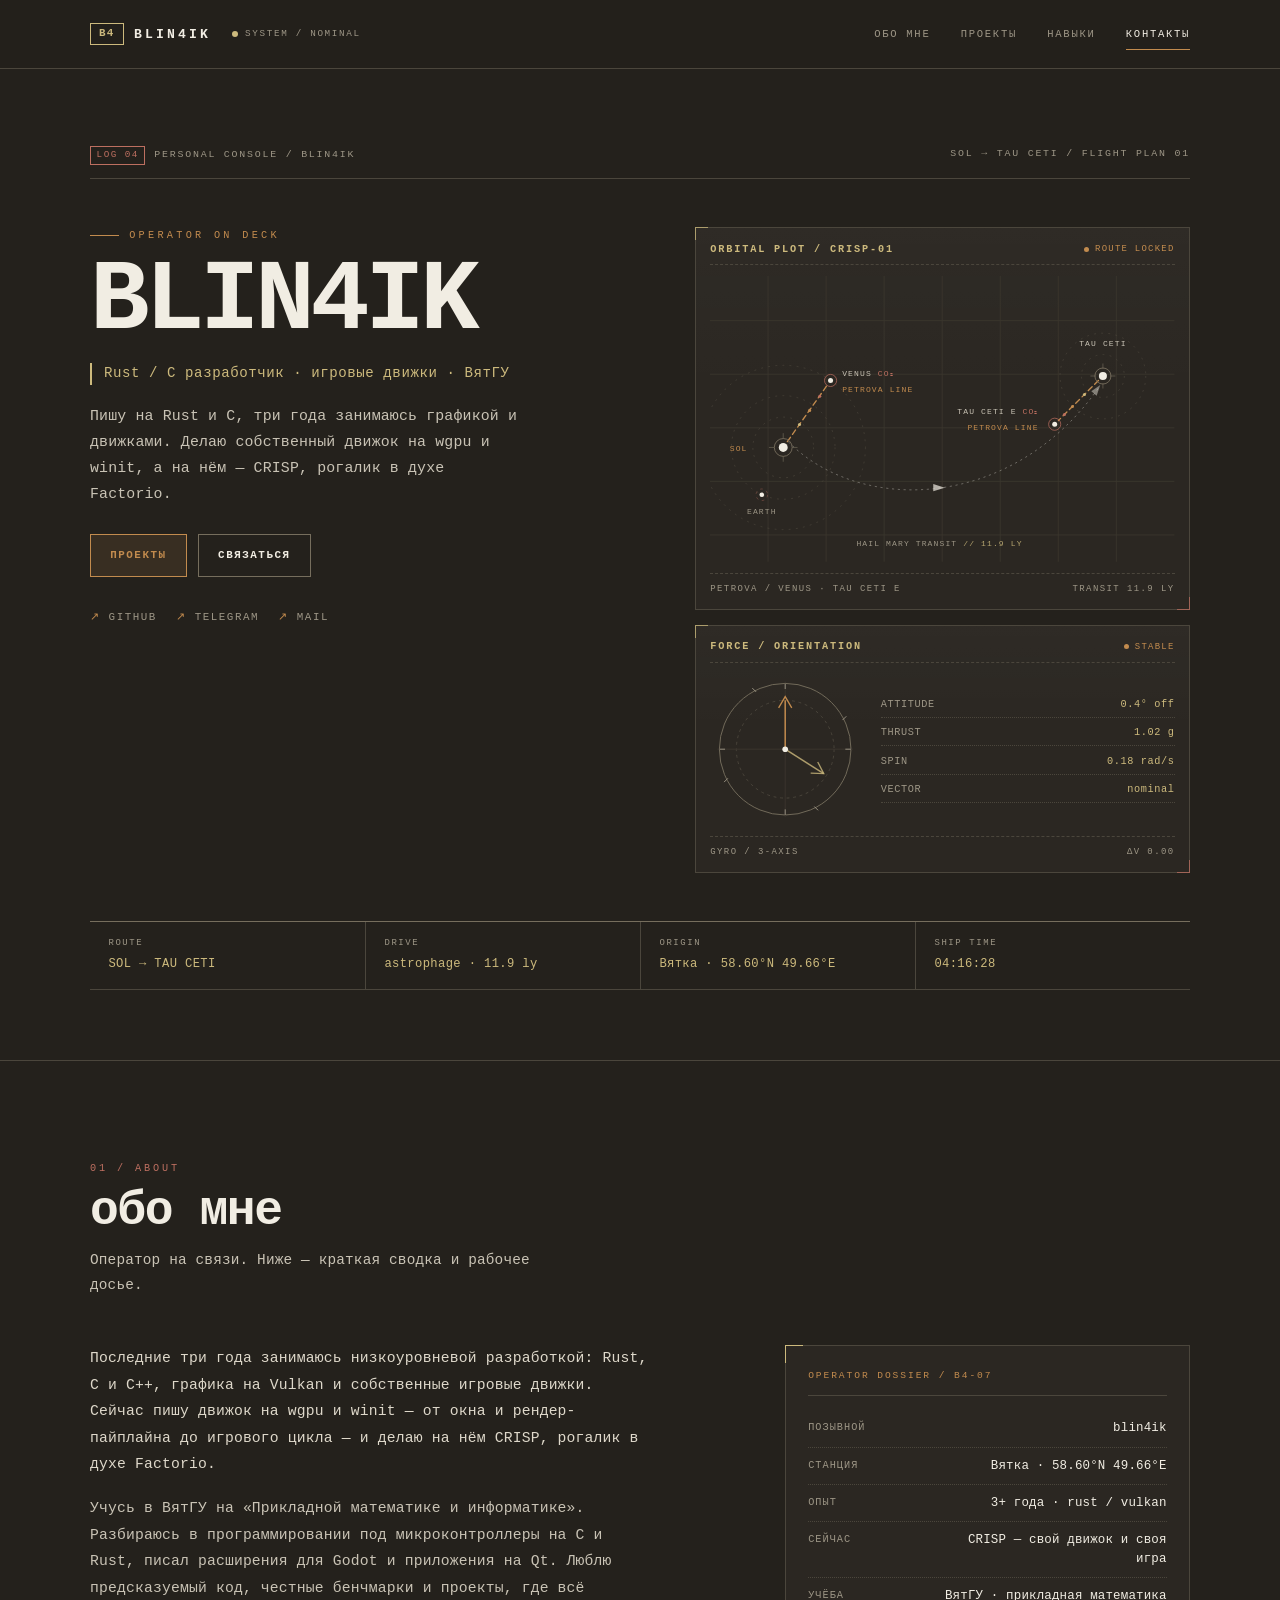
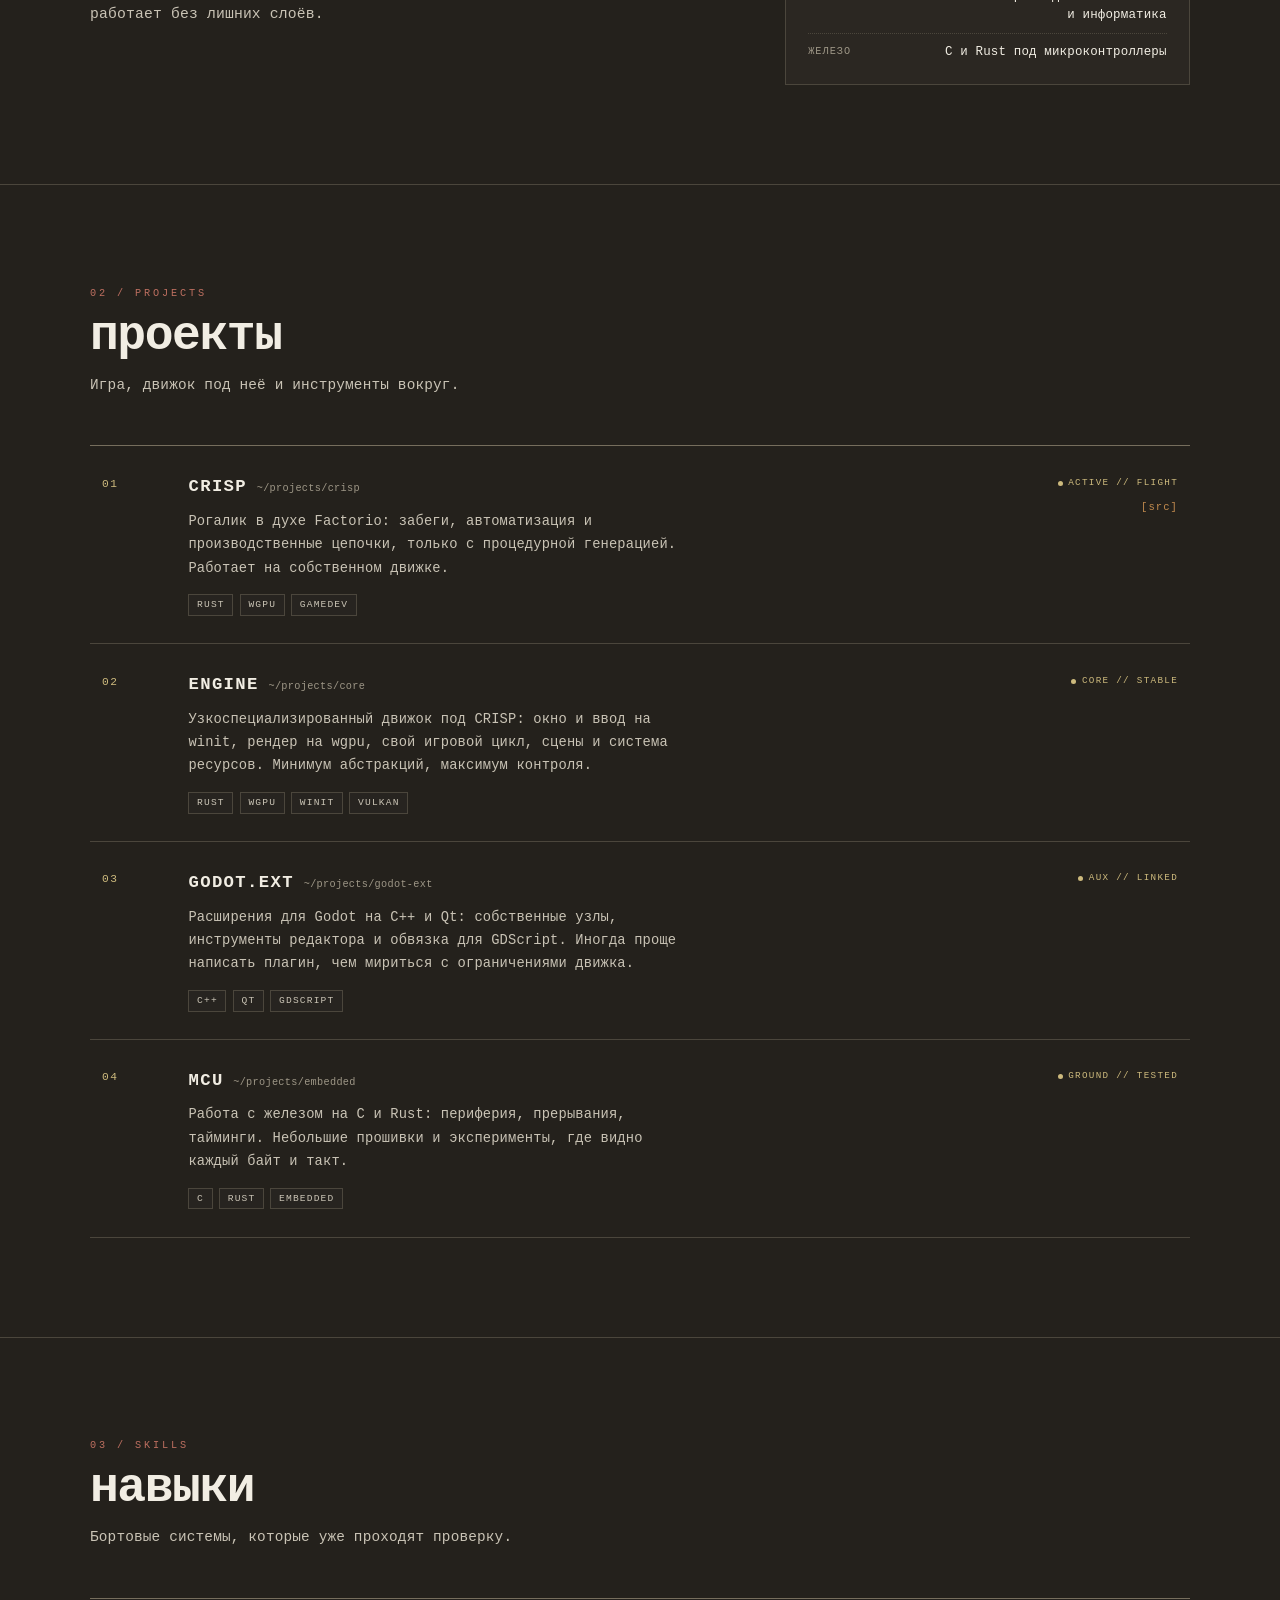
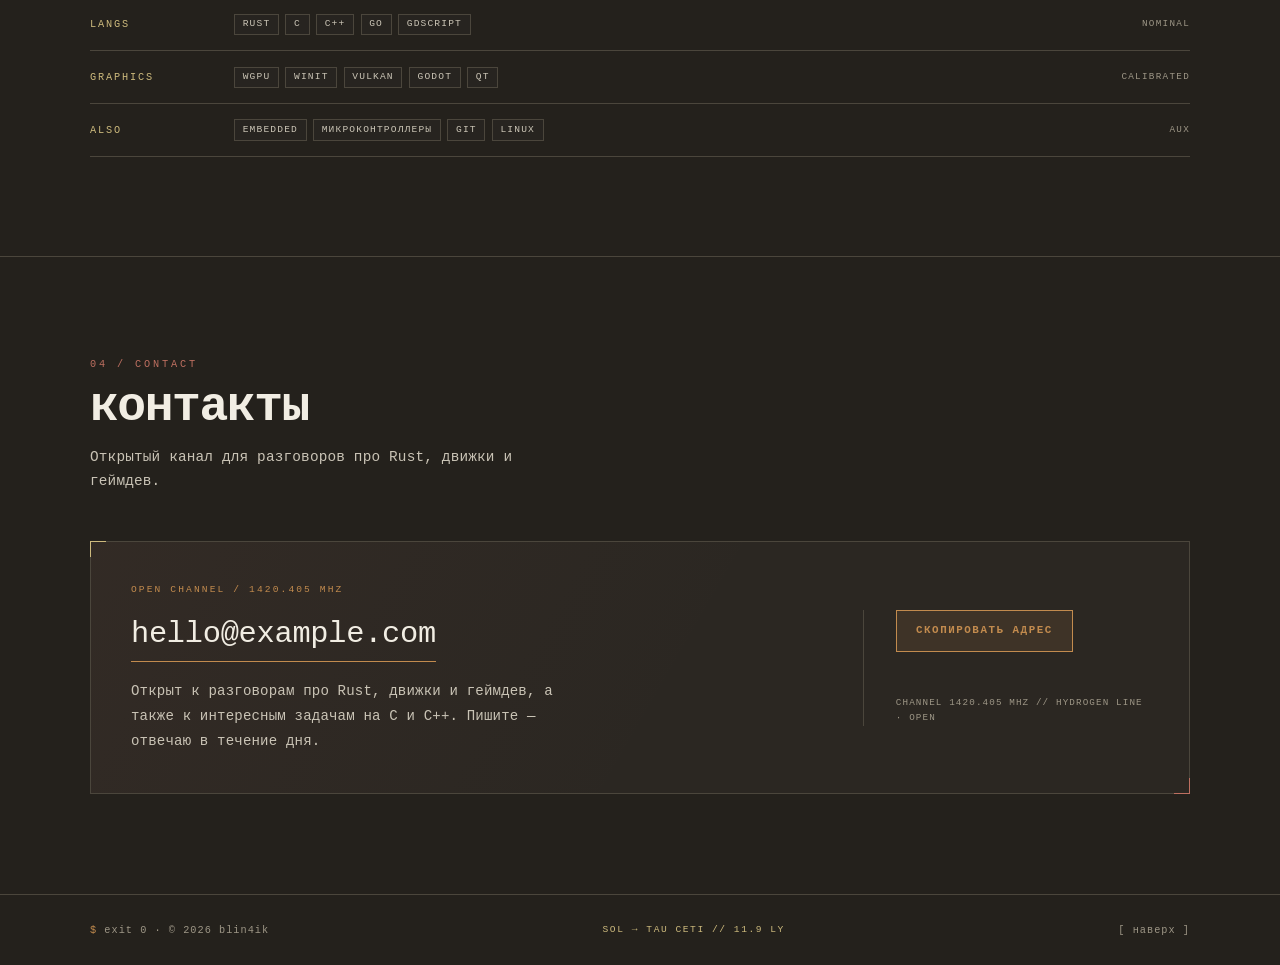
<file: index.html>
<!DOCTYPE html>
<html lang="ru">
<head>
  <meta charset="utf-8">
  <meta name="viewport" content="width=device-width, initial-scale=1">
  <meta name="color-scheme" content="dark">

  <title>Blin4ik — rust / c · игровые движки</title>
  <meta name="description" content="Blin4ik — разработчик на Rust и C. Автор игрового движка на wgpu и winit и рогалика CRISP в духе Factorio.">
  <meta name="author" content="Blin4ik">
  <meta name="theme-color" content="#24211c">

  <!-- Open Graph / соцсети -->
  <meta property="og:type" content="website">
  <meta property="og:title" content="Blin4ik — rust / c · игровые движки">
  <meta property="og:description" content="Пишу на Rust и C, делаю свой игровой движок на wgpu и winit. Сейчас работаю над CRISP.">
  <meta property="og:locale" content="ru_RU">

  <link rel="icon" href="data:image/svg+xml,%3Csvg xmlns='http://www.w3.org/2000/svg' viewBox='0 0 64 64'%3E%3Crect width='64' height='64' fill='%2324211c'/%3E%3Ctext x='32' y='42' font-family='monospace' font-size='22' font-weight='700' fill='%23c28b4e' text-anchor='middle'%3EB4%3C/text%3E%3Crect x='8' y='8' width='48' height='48' fill='none' stroke='%23cdba7d' stroke-width='1.5' stroke-dasharray='4 3'/%3E%3C/svg%3E">
  <link rel="stylesheet" href="assets/css/terminal.css">
</head>
<body>
  <a class="skip-link" href="#main">Перейти к содержимому</a>

  <header class="site-header" id="site-header">
    <div class="container header__inner">
      <a class="brand" href="#top" aria-label="Blin4ik — в начало страницы">
        <span class="brand__tag" aria-hidden="true">B4</span>
        <span class="brand__name">BLIN4IK</span>
      </a>

      <p class="header__status">
        <span class="status-dot" aria-hidden="true"></span>
        SYSTEM / NOMINAL
      </p>

      <nav class="nav" id="nav" aria-label="Основная навигация">
        <ul class="nav__list">
          <li><a class="nav__link" href="#about">обо мне</a></li>
          <li><a class="nav__link" href="#projects">проекты</a></li>
          <li><a class="nav__link" href="#skills">навыки</a></li>
          <li><a class="nav__link" href="#contact">контакты</a></li>
        </ul>
      </nav>

      <button class="nav-toggle" id="nav-toggle" type="button"
              aria-label="Открыть меню" aria-expanded="false" aria-controls="nav">
        <span aria-hidden="true">[</span><span id="nav-toggle-label">menu</span><span aria-hidden="true">]</span>
      </button>
    </div>
  </header>

  <main id="main">
    <!-- ========== Hero ========== -->
    <section class="hero" id="top">
      <div class="container">
        <div class="hero__meta">
          <p><span class="label">LOG 04</span>PERSONAL CONSOLE / BLIN4IK</p>
          <p>SOL → TAU CETI / FLIGHT PLAN 01</p>
        </div>

        <div class="hero__grid">
          <div class="hero__intro">
            <p class="kicker">OPERATOR ON DECK</p>
            <h1>BLIN4IK</h1>
            <p class="hero__role">Rust / C разработчик · игровые движки · ВятГУ</p>
            <p class="hero__lead">
              Пишу на Rust и C, три года занимаюсь графикой и движками. Делаю собственный
              движок на wgpu и winit, а на нём — CRISP, рогалик в духе Factorio.
            </p>

            <div class="hero__actions">
              <a class="button button--accent" href="#projects">проекты</a>
              <a class="button" href="#contact">связаться</a>
            </div>

            <ul class="socials" aria-label="Ссылки">
              <li><a class="social" href="https://github.com/Blin4ik" target="_blank" rel="noopener noreferrer">github</a></li>
              <li><a class="social" href="https://t.me/Blin4ik" target="_blank" rel="noopener noreferrer">telegram</a></li>
              <li><a class="social" href="mailto:hello@example.com">mail</a></li>
            </ul>
          </div>

          <div class="instruments">
            <figure class="instrument" aria-labelledby="plot-title">
              <figcaption class="instrument__head">
                <h2 id="plot-title">ORBITAL PLOT / CRISP-01</h2>
                <span class="instrument__state">ROUTE LOCKED</span>
              </figcaption>

              <div class="plot__svg">
                <svg viewBox="0 0 520 320" role="img" aria-labelledby="plot-svg-title plot-svg-desc">
                  <title id="plot-svg-title">Две линии Петрова и межзвёздный маршрут корабля</title>
                  <desc id="plot-svg-desc">Линия Петрова идёт от Солнца к Венере, а от Тау Кита — к Тау Кита e: это путь астрофагов к ближайшей планете с углекислым газом. Отдельный пунктирный след показывает перелёт корабля от Солнца к Тау Кита, 11,9 световых лет.</desc>

                  <g class="schematic-grid" aria-hidden="true">
                    <path d="M 65 0 V 320 M 130 0 V 320 M 195 0 V 320 M 260 0 V 320 M 325 0 V 320 M 390 0 V 320 M 455 0 V 320"></path>
                    <path d="M 0 50 H 520 M 0 110 H 520 M 0 170 H 520 M 0 230 H 520 M 0 290 H 520"></path>
                  </g>

                  <g class="schematic-line" aria-hidden="true">
                    <circle cx="82" cy="192" r="34"></circle>
                    <circle cx="82" cy="192" r="58"></circle>
                    <circle cx="82" cy="192" r="92"></circle>
                    <circle cx="440" cy="112" r="24"></circle>
                    <circle cx="440" cy="112" r="48"></circle>
                  </g>

                  <!-- Petrova line: Sol → Venus (nearest CO2 planet) -->
                  <line class="petrova-line" x1="86.6" y1="185.5" x2="131.5" y2="121.9"></line>
                  <circle class="astrophage" cx="100.2" cy="166.4" r="1.7"></circle>
                  <circle class="astrophage astrophage--hot" cx="111.6" cy="150.5" r="1.7"></circle>
                  <circle class="astrophage astrophage--edge" cx="122.9" cy="134.6" r="1.7"></circle>

                  <!-- Petrova line: Tau Ceti → Tau Ceti e (nearest CO2 planet) -->
                  <line class="petrova-line" x1="435" y1="117" x2="390.2" y2="161.8"></line>
                  <circle class="astrophage" cx="419.3" cy="132.7" r="1.7"></circle>
                  <circle class="astrophage astrophage--hot" cx="405.9" cy="146.1" r="1.7"></circle>
                  <circle class="astrophage astrophage--edge" cx="396.9" cy="155.1" r="1.7"></circle>

                  <!-- Interstellar transit of the Hail Mary -->
                  <path class="ship-route" d="M 88 186 C 170 268, 340 262, 436 124"></path>
                  <path class="ship-route-arrow" d="M 437 122 L 433 134 L 427 129 Z"></path>
                  <path class="ship-marker" d="M 250 233 L 263 237 L 250 241 Z"></path>

                  <!-- Sol system -->
                  <path class="dim-axis" d="M 82 176 v 6 M 82 202 v 6 M 66 192 h 6 M 92 192 h 6"></path>
                  <circle class="star-ring" cx="82" cy="192" r="10"></circle>
                  <circle class="star-core" cx="82" cy="192" r="5"></circle>
                  <text class="schematic-label schematic-label--accent" x="42" y="196" text-anchor="end">SOL</text>

                  <circle class="planet-core" cx="58" cy="245" r="2.6"></circle>
                  <circle class="planet-ring planet-ring--dash" cx="58" cy="245" r="6.5"></circle>
                  <text class="schematic-label schematic-label--dim" x="58" y="266" text-anchor="middle">EARTH</text>

                  <circle class="planet-core" cx="135" cy="117" r="2.8"></circle>
                  <circle class="planet-ring" cx="135" cy="117" r="6.8"></circle>
                  <text class="schematic-label" x="148" y="112">VENUS <tspan class="schematic-label--red">CO₂</tspan></text>
                  <text class="schematic-label schematic-label--accent" x="148" y="130">PETROVA LINE</text>

                  <!-- Tau Ceti system -->
                  <path class="dim-axis" d="M 440 98 v 6 M 440 120 v 6 M 426 112 h 6 M 448 112 h 6"></path>
                  <circle class="star-ring" cx="440" cy="112" r="9"></circle>
                  <circle class="star-core" cx="440" cy="112" r="4.5"></circle>
                  <text class="schematic-label" x="440" y="78" text-anchor="middle">TAU CETI</text>

                  <circle class="planet-core" cx="386" cy="166" r="2.8"></circle>
                  <circle class="planet-ring" cx="386" cy="166" r="6.8"></circle>
                  <text class="schematic-label" x="368" y="154" text-anchor="end">TAU CETI E <tspan class="schematic-label--red">CO₂</tspan></text>
                  <text class="schematic-label schematic-label--accent" x="368" y="172" text-anchor="end">PETROVA LINE</text>

                  <text class="schematic-label schematic-label--dim" x="257" y="302" text-anchor="middle">HAIL MARY TRANSIT <tspan class="schematic-label--warm">// 11.9 LY</tspan></text>
                </svg>
              </div>

              <div class="instrument__foot">
                <span>PETROVA / VENUS · TAU CETI E</span>
                <span>TRANSIT 11.9 LY</span>
              </div>
            </figure>

            <figure class="instrument" aria-labelledby="force-title">
              <figcaption class="instrument__head">
                <h2 id="force-title">FORCE / ORIENTATION</h2>
                <span class="instrument__state">STABLE</span>
              </figcaption>

              <div class="force__body">
                <svg class="force__svg" viewBox="0 0 160 160" role="img" aria-labelledby="force-svg-title">
                  <title id="force-svg-title">Монитор ориентации и действующих сил</title>
                  <circle class="force-ring" cx="80" cy="80" r="70"></circle>
                  <circle class="force-ring force-ring--dash" cx="80" cy="80" r="52"></circle>
                  <path class="force-cross" d="M 80 8 V 152 M 8 80 H 152"></path>
                  <path class="force-ticks" d="M 80 10 v 6 M 80 144 v 6 M 10 80 h 6 M 144 80 h 6 M 45 15 l 4 4 M 115 145 l -4 -4 M 145 45 l -4 4 M 15 115 l 4 -4"></path>
                  <path class="force-vector" d="M 80 80 L 80 28"></path>
                  <path class="force-arrow" d="M 73 36 L 80 24 L 87 36"></path>
                  <path class="force-vector force-vector--warm" d="M 80 80 L 121 106"></path>
                  <path class="force-arrow" d="M 107.1 105.5 L 121 106 L 114.6 93.6"></path>
                  <circle class="force-center" cx="80" cy="80" r="3"></circle>
                </svg>

                <dl class="readout">
                  <div><dt>attitude</dt><dd>0.4° off</dd></div>
                  <div><dt>thrust</dt><dd>1.02 g</dd></div>
                  <div><dt>spin</dt><dd>0.18 rad/s</dd></div>
                  <div><dt>vector</dt><dd>nominal</dd></div>
                </dl>
              </div>

              <div class="instrument__foot">
                <span>GYRO / 3-AXIS</span>
                <span>ΔV 0.00</span>
              </div>
            </figure>
          </div>
        </div>

        <dl class="telemetry">
          <div>
            <dt>route</dt>
            <dd>SOL → TAU CETI</dd>
          </div>
          <div>
            <dt>drive</dt>
            <dd>astrophage · 11.9 ly</dd>
          </div>
          <div>
            <dt>origin</dt>
            <dd>Вятка · 58.60°N 49.66°E</dd>
          </div>
          <div>
            <dt>ship time</dt>
            <dd data-clock>--:--:--</dd>
          </div>
        </dl>
      </div>
    </section>

    <!-- ========== Обо мне ========== -->
    <section class="section" id="about">
      <div class="container">
        <header class="section__head">
          <p class="section__no">01 / ABOUT</p>
          <h2>обо мне</h2>
          <p class="section__lead">Оператор на связи. Ниже — краткая сводка и рабочее досье.</p>
        </header>

        <div class="about">
          <div class="prose">
            <p>
              Последние три года занимаюсь низкоуровневой разработкой: Rust, C и C++,
              графика на Vulkan и собственные игровые движки. Сейчас пишу движок
              на wgpu и winit — от окна и рендер-пайплайна до игрового цикла — и делаю
              на нём CRISP, рогалик в духе Factorio.
            </p>
            <p>
              Учусь в ВятГУ на «Прикладной математике и информатике». Разбираюсь
              в программировании под микроконтроллеры на C и Rust, писал расширения
              для Godot и приложения на Qt. Люблю предсказуемый код, честные бенчмарки
              и проекты, где всё работает без лишних слоёв.
            </p>
          </div>

          <aside class="dossier" aria-label="Досье оператора">
            <p class="dossier__label">OPERATOR DOSSIER / B4-07</p>
            <dl class="facts">
              <div>
                <dt>позывной</dt>
                <dd>blin4ik</dd>
              </div>
              <div>
                <dt>станция</dt>
                <dd>Вятка · 58.60°N 49.66°E</dd>
              </div>
              <div>
                <dt>опыт</dt>
                <dd>3+ года · rust / vulkan</dd>
              </div>
              <div>
                <dt>сейчас</dt>
                <dd>CRISP — свой движок и своя игра</dd>
              </div>
              <div>
                <dt>учёба</dt>
                <dd>ВятГУ · прикладная математика и информатика</dd>
              </div>
              <div>
                <dt>железо</dt>
                <dd>C и Rust под микроконтроллеры</dd>
              </div>
            </dl>
          </aside>
        </div>
      </div>
    </section>

    <!-- ========== Проекты ========== -->
    <section class="section" id="projects">
      <div class="container">
        <header class="section__head">
          <p class="section__no">02 / PROJECTS</p>
          <h2>проекты</h2>
          <p class="section__lead">Игра, движок под неё и инструменты вокруг.</p>
        </header>

        <div class="project-list">
          <article class="project">
            <p class="project__no">01</p>
            <div class="project__body">
              <h3>CRISP <span class="project__path">~/projects/crisp</span></h3>
              <p>
                Рогалик в духе Factorio: забеги, автоматизация и производственные цепочки,
                только с процедурной генерацией. Работает на собственном движке.
              </p>
              <ul class="tags">
                <li>rust</li>
                <li>wgpu</li>
                <li>gamedev</li>
              </ul>
            </div>
            <div class="project__side">
              <span class="project__status">active // flight</span>
              <a class="project__link" href="https://github.com/Blin4ik" target="_blank" rel="noopener noreferrer">[src]</a>
            </div>
          </article>

          <article class="project">
            <p class="project__no">02</p>
            <div class="project__body">
              <h3>engine <span class="project__path">~/projects/core</span></h3>
              <p>
                Узкоспециализированный движок под CRISP: окно и ввод на winit, рендер
                на wgpu, свой игровой цикл, сцены и система ресурсов. Минимум абстракций,
                максимум контроля.
              </p>
              <ul class="tags">
                <li>rust</li>
                <li>wgpu</li>
                <li>winit</li>
                <li>vulkan</li>
              </ul>
            </div>
            <div class="project__side">
              <span class="project__status">core // stable</span>
            </div>
          </article>

          <article class="project">
            <p class="project__no">03</p>
            <div class="project__body">
              <h3>godot.ext <span class="project__path">~/projects/godot-ext</span></h3>
              <p>
                Расширения для Godot на C++ и Qt: собственные узлы, инструменты редактора
                и обвязка для GDScript. Иногда проще написать плагин, чем мириться
                с ограничениями движка.
              </p>
              <ul class="tags">
                <li>c++</li>
                <li>qt</li>
                <li>gdscript</li>
              </ul>
            </div>
            <div class="project__side">
              <span class="project__status">aux // linked</span>
            </div>
          </article>

          <article class="project">
            <p class="project__no">04</p>
            <div class="project__body">
              <h3>mcu <span class="project__path">~/projects/embedded</span></h3>
              <p>
                Работа с железом на C и Rust: периферия, прерывания, тайминги. Небольшие
                прошивки и эксперименты, где видно каждый байт и такт.
              </p>
              <ul class="tags">
                <li>c</li>
                <li>rust</li>
                <li>embedded</li>
              </ul>
            </div>
            <div class="project__side">
              <span class="project__status">ground // tested</span>
            </div>
          </article>
        </div>
      </div>
    </section>

    <!-- ========== Навыки ========== -->
    <section class="section" id="skills">
      <div class="container">
        <header class="section__head">
          <p class="section__no">03 / SKILLS</p>
          <h2>навыки</h2>
          <p class="section__lead">Бортовые системы, которые уже проходят проверку.</p>
        </header>

        <div class="skills">
          <div class="skill-row">
            <span class="skill-row__key">langs</span>
            <ul class="tags">
              <li>rust</li>
              <li>c</li>
              <li>c++</li>
              <li>go</li>
              <li>gdscript</li>
            </ul>
            <span class="skill-row__status">nominal</span>
          </div>
          <div class="skill-row">
            <span class="skill-row__key">graphics</span>
            <ul class="tags">
              <li>wgpu</li>
              <li>winit</li>
              <li>vulkan</li>
              <li>godot</li>
              <li>qt</li>
            </ul>
            <span class="skill-row__status">calibrated</span>
          </div>
          <div class="skill-row">
            <span class="skill-row__key">also</span>
            <ul class="tags">
              <li>embedded</li>
              <li>микроконтроллеры</li>
              <li>git</li>
              <li>linux</li>
            </ul>
            <span class="skill-row__status">aux</span>
          </div>
        </div>
      </div>
    </section>

    <!-- ========== Контакты ========== -->
    <section class="section" id="contact">
      <div class="container">
        <header class="section__head">
          <p class="section__no">04 / CONTACT</p>
          <h2>контакты</h2>
          <p class="section__lead">Открытый канал для разговоров про Rust, движки и геймдев.</p>
        </header>

        <div class="contact">
          <div class="contact__main">
            <p class="contact__label">OPEN CHANNEL / 1420.405 MHZ</p>
            <a class="contact__email" href="mailto:hello@example.com?subject=Привет%21">hello@example.com</a>
            <p class="contact__lead">
              Открыт к разговорам про Rust, движки и геймдев, а также к интересным
              задачам на C и C++. Пишите — отвечаю в течение дня.
            </p>
          </div>

          <div class="contact__side">
            <button class="button button--accent" id="copy-email" type="button" data-email="hello@example.com">
              <span class="copy-email__label">скопировать адрес</span>
            </button>
            <p class="contact__note" id="copy-status" role="status" aria-live="polite"></p>
            <p class="contact__hint">channel 1420.405 MHz // hydrogen line · open</p>
          </div>
        </div>
      </div>
    </section>
  </main>

  <footer class="site-footer">
    <div class="container footer__inner">
      <p class="footer__text"><span class="prompt">$</span> exit 0 · © <span data-year>2026</span> blin4ik</p>
      <p class="footer__route">SOL → TAU CETI // 11.9 LY</p>
      <a class="footer__link" href="#top">[ наверх ]</a>
    </div>
  </footer>

  <script src="assets/js/main.js" defer></script>
</body>
</html>
</file>
<file: assets/css/terminal.css>
/* ==========================================================================
   Blin4ik — personal console
   Project Hail Mary ship display: white line work on warm graphite, with a
   dull yellow-orange accent and muted yellow / red signal colours.
   ========================================================================== */

:root {
  --bg: #24211c;
  --bg-panel: #2b2722;
  --bg-raised: #332e27;
  --fg: #f1ede3;
  --muted: #c9c3b5;
  --dim: #9d9686;
  --line: #4b463c;
  --line-strong: #766e5d;
  --accent: #c28b4e;
  --accent-soft: rgba(194, 139, 78, 0.12);
  --warm: #cdba7d;
  --red: #bd6f60;
  --red-soft: rgba(189, 111, 96, 0.16);

  --font-mono: ui-monospace, "SFMono-Regular", "JetBrains Mono", "IBM Plex Mono",
    Menlo, Consolas, "Liberation Mono", monospace;

  --max-width: 1180px;
  --gutter: clamp(1.1rem, 4vw, 2.5rem);
  --header-height: 68px;
}

/* ---------- Reset ---------- */

*,
*::before,
*::after {
  box-sizing: border-box;
}

html {
  scroll-behavior: smooth;
  scrollbar-color: var(--line-strong) var(--bg);
  -webkit-text-size-adjust: 100%;
}

body {
  margin: 0;
  min-height: 100vh;
  overflow-x: hidden;
  background:
    radial-gradient(60rem 40rem at 82% -10%, rgba(205, 186, 125, 0.035), transparent 65%),
    var(--bg);
  color: var(--fg);
  font-family: var(--font-mono);
  font-size: 16px;
  line-height: 1.6;
  letter-spacing: 0.01em;
  -webkit-font-smoothing: antialiased;
  -moz-osx-font-smoothing: grayscale;
}

/* Faint scanlines: enough to read as a console, not enough to hurt legibility. */
body::after {
  content: "";
  position: fixed;
  inset: 0;
  z-index: 90;
  pointer-events: none;
  background: repeating-linear-gradient(
    0deg,
    rgba(255, 255, 255, 0.012) 0,
    rgba(255, 255, 255, 0.012) 1px,
    transparent 1px,
    transparent 3px
  );
  opacity: 0.4;
}

h1,
h2,
h3,
p,
figure,
figcaption,
blockquote,
dl,
dd {
  margin: 0;
}

ul,
ol {
  margin: 0;
  padding: 0;
  list-style: none;
}

a {
  color: inherit;
  text-decoration: none;
}

button {
  font: inherit;
  color: inherit;
}

svg {
  max-width: 100%;
}

::selection {
  background: var(--accent);
  color: var(--bg);
}

:focus-visible {
  outline: 2px solid var(--accent);
  outline-offset: 3px;
}

/* ---------- Layout helpers ---------- */

.container {
  width: 100%;
  max-width: var(--max-width);
  margin-inline: auto;
  padding-inline: var(--gutter);
}

.skip-link {
  position: fixed;
  top: 0.6rem;
  left: 0.6rem;
  z-index: 200;
  transform: translateY(-200%);
  padding: 0.7rem 1rem;
  background: var(--accent);
  color: #171008;
  font-size: 0.72rem;
  font-weight: 700;
  letter-spacing: 0.12em;
  text-transform: uppercase;
  transition: transform 0.18s ease;
}

.skip-link:focus {
  transform: translateY(0);
}

/* ---------- Header ---------- */

.site-header {
  position: sticky;
  top: 0;
  z-index: 50;
  border-bottom: 1px solid var(--line);
  background: rgba(36, 33, 28, 0.9);
  backdrop-filter: blur(10px);
  -webkit-backdrop-filter: blur(10px);
}

.site-header.is-scrolled {
  border-bottom-color: var(--line-strong);
  background: rgba(36, 33, 28, 0.97);
}

.header__inner {
  display: flex;
  align-items: center;
  gap: 0.9rem;
  min-height: var(--header-height);
}

.brand {
  display: inline-flex;
  align-items: center;
  gap: 0.65rem;
  flex: none;
}

.brand__tag {
  display: inline-grid;
  place-items: center;
  min-width: 2.1rem;
  padding: 0.12rem 0.35rem;
  border: 1px solid var(--warm);
  color: var(--warm);
  font-size: 0.68rem;
  font-weight: 700;
  letter-spacing: 0.12em;
  line-height: 1.4;
}

.brand__name {
  color: var(--fg);
  font-size: 0.82rem;
  font-weight: 700;
  letter-spacing: 0.24em;
}

.brand:hover .brand__name,
.brand:hover .brand__tag {
  color: var(--warm);
}

.brand:hover .brand__tag {
  border-color: var(--warm);
}

.header__status {
  display: inline-flex;
  align-items: center;
  gap: 0.45rem;
  margin-left: 0.4rem;
  color: var(--dim);
  font-size: 0.58rem;
  letter-spacing: 0.18em;
  text-transform: uppercase;
  white-space: nowrap;
}

.status-dot {
  width: 6px;
  height: 6px;
  border-radius: 50%;
  background: var(--warm);
  animation: status-pulse 2.8s ease-in-out infinite;
}

@keyframes status-pulse {
  0%,
  100% {
    opacity: 1;
  }
  50% {
    opacity: 0.35;
  }
}

.nav {
  margin-left: auto;
}

.nav__list {
  display: flex;
  align-items: center;
  gap: clamp(0.9rem, 2.4vw, 1.9rem);
}

.nav__link {
  position: relative;
  display: inline-block;
  padding: 0.45rem 0;
  color: var(--dim);
  font-size: 0.66rem;
  letter-spacing: 0.16em;
  text-transform: uppercase;
  transition: color 0.18s ease;
}

.nav__link::after {
  content: "";
  position: absolute;
  right: 0;
  bottom: 0;
  left: 0;
  height: 1px;
  background: var(--accent);
  transform: scaleX(0);
  transform-origin: left;
  transition: transform 0.18s ease;
}

.nav__link:hover,
.nav__link:focus-visible,
.nav__link[aria-current="true"] {
  color: var(--fg);
}

.nav__link[aria-current="true"]::after,
.nav__link:hover::after {
  transform: scaleX(1);
}

.nav-toggle {
  display: none;
  align-items: center;
  gap: 0.2rem;
  margin-left: auto;
  padding: 0.5rem 0.65rem;
  border: 1px solid var(--line-strong);
  background: transparent;
  color: var(--warm);
  font-size: 0.66rem;
  letter-spacing: 0.14em;
  text-transform: uppercase;
  cursor: pointer;
  transition: border-color 0.18s ease, color 0.18s ease;
}

.nav-toggle:hover {
  border-color: var(--accent);
  color: var(--accent);
}

/* ---------- Hero ---------- */

.hero {
  padding-block: clamp(2.6rem, 6vw, 5rem) clamp(2.4rem, 5.5vw, 4.5rem);
}

.hero__meta {
  display: flex;
  flex-wrap: wrap;
  justify-content: space-between;
  gap: 0.6rem 1.5rem;
  margin-bottom: clamp(1.8rem, 4.5vw, 3rem);
  padding-bottom: 0.8rem;
  border-bottom: 1px solid var(--line);
  color: var(--dim);
  font-size: 0.62rem;
  letter-spacing: 0.18em;
  text-transform: uppercase;
}

.label {
  display: inline-block;
  margin-right: 0.55rem;
  padding: 0.08rem 0.35rem;
  border: 1px solid var(--red);
  color: var(--red);
  font-size: 0.58rem;
  letter-spacing: 0.16em;
}

.hero__grid {
  display: grid;
  grid-template-columns: minmax(0, 1.05fr) minmax(0, 0.95fr);
  gap: clamp(2rem, 4.5vw, 3.75rem);
  align-items: start;
}

.hero__intro {
  min-width: 0;
}

.kicker {
  display: flex;
  align-items: center;
  gap: 0.65rem;
  margin-bottom: 0.9rem;
  color: var(--accent);
  font-size: 0.64rem;
  letter-spacing: 0.32em;
  text-transform: uppercase;
}

.kicker::before {
  content: "";
  width: 1.8rem;
  height: 1px;
  background: currentColor;
}

.hero h1 {
  margin-bottom: 1.15rem;
  color: var(--fg);
  font-size: clamp(3rem, 8.6vw, 6.2rem);
  font-weight: 800;
  line-height: 0.88;
  letter-spacing: -0.045em;
  overflow-wrap: anywhere;
}

.hero__role {
  margin-bottom: 1.15rem;
  padding-left: 0.75rem;
  border-left: 2px solid var(--warm);
  color: var(--warm);
  font-size: clamp(0.74rem, 1.5vw, 0.88rem);
  letter-spacing: 0.04em;
  line-height: 1.5;
}

.hero__lead {
  max-width: 48ch;
  margin-bottom: 1.7rem;
  color: var(--muted);
  font-size: 0.93rem;
  line-height: 1.75;
}

.hero__actions {
  display: flex;
  flex-wrap: wrap;
  gap: 0.7rem;
  margin-bottom: 1.7rem;
}

.button {
  display: inline-flex;
  align-items: center;
  justify-content: center;
  gap: 0.4rem;
  padding: 0.72rem 1.2rem;
  border: 1px solid var(--line-strong);
  background: transparent;
  color: var(--fg);
  font-size: 0.68rem;
  font-weight: 600;
  letter-spacing: 0.14em;
  text-transform: uppercase;
  text-align: center;
  cursor: pointer;
  transition: border-color 0.18s ease, color 0.18s ease, background-color 0.18s ease;
}

.button:hover {
  border-color: var(--accent);
  color: var(--accent);
}

.button--accent {
  border-color: var(--accent);
  background: var(--accent-soft);
  color: var(--accent);
}

.button--accent:hover {
  border-color: var(--warm);
  background: rgba(205, 186, 125, 0.14);
  color: var(--warm);
}

.socials {
  display: flex;
  flex-wrap: wrap;
  gap: 1.2rem;
}

.social {
  color: var(--dim);
  font-size: 0.68rem;
  letter-spacing: 0.14em;
  text-transform: uppercase;
  border-bottom: 1px solid transparent;
  transition: color 0.18s ease, border-color 0.18s ease;
}

.social::before {
  content: "↗ ";
  color: var(--accent);
}

.social:hover {
  border-bottom-color: var(--accent);
  color: var(--fg);
}

/* ---------- Instruments ---------- */

.instruments {
  display: grid;
  grid-template-columns: minmax(0, 1fr);
  gap: 0.9rem;
  min-width: 0;
}

.instrument {
  position: relative;
  display: flex;
  flex-direction: column;
  gap: 0.7rem;
  min-width: 0;
  padding: 0.85rem 0.9rem 0.8rem;
  border: 1px solid var(--line);
  background:
    linear-gradient(180deg, rgba(255, 255, 255, 0.018), transparent 42%),
    var(--bg-panel);
}

.instrument::before,
.instrument::after {
  content: "";
  position: absolute;
  width: 13px;
  height: 13px;
  pointer-events: none;
  opacity: 0.75;
}

.instrument::before {
  top: -1px;
  left: -1px;
  border-top: 1px solid var(--warm);
  border-left: 1px solid var(--warm);
}

.instrument::after {
  right: -1px;
  bottom: -1px;
  border-right: 1px solid var(--red);
  border-bottom: 1px solid var(--red);
}

.instrument__head {
  display: flex;
  align-items: baseline;
  justify-content: space-between;
  gap: 0.75rem;
  padding-bottom: 0.5rem;
  border-bottom: 1px dashed var(--line);
}

.instrument__head h2 {
  margin: 0;
  color: var(--warm);
  font-size: 0.64rem;
  font-weight: 600;
  letter-spacing: 0.18em;
  line-height: 1.4;
  text-transform: uppercase;
}

.instrument__state {
  display: inline-flex;
  align-items: center;
  gap: 0.35rem;
  color: var(--accent);
  font-size: 0.56rem;
  letter-spacing: 0.14em;
  white-space: nowrap;
}

.instrument__state::before {
  content: "";
  width: 5px;
  height: 5px;
  border-radius: 50%;
  background: currentColor;
}

.instrument__foot {
  display: flex;
  justify-content: space-between;
  gap: 0.75rem;
  padding-top: 0.5rem;
  border-top: 1px dashed var(--line);
  color: var(--dim);
  font-size: 0.56rem;
  letter-spacing: 0.16em;
  text-transform: uppercase;
}

.plot__svg {
  width: 100%;
  min-width: 0;
  overflow-x: auto;
  scrollbar-width: thin;
}

.plot__svg svg {
  display: block;
  width: 100%;
  height: auto;
}

/* Hail Mary / Petrova line schematic */

.schematic-grid path {
  fill: none;
  stroke: #3b362d;
  stroke-width: 1;
}

.schematic-line circle {
  fill: none;
  stroke: var(--line);
  stroke-width: 1;
  stroke-dasharray: 2 6;
  opacity: 0.8;
}

/* A Petrova line is a short star → CO2 planet path, not a star → star route. */
.petrova-line {
  fill: none;
  stroke: var(--accent);
  stroke-width: 1.5;
  stroke-dasharray: 6 4;
  stroke-linecap: round;
}

.astrophage {
  fill: var(--warm);
}

.astrophage--hot {
  fill: var(--accent);
}

.astrophage--edge {
  fill: var(--red);
}

.star-core {
  fill: var(--fg);
}

.star-ring {
  fill: none;
  stroke: var(--line-strong);
  stroke-width: 1;
}

.planet-core {
  fill: var(--fg);
}

.planet-ring {
  fill: none;
  stroke: var(--red);
  stroke-width: 1;
  opacity: 0.8;
}

.planet-ring--dash {
  stroke-dasharray: 3 4;
  opacity: 0.4;
}

/* The ship's interstellar transit is a separate, quieter white trace. */
.ship-route {
  fill: none;
  stroke: rgba(241, 237, 227, 0.38);
  stroke-width: 1;
  stroke-dasharray: 1.5 5;
  stroke-linecap: round;
}

.ship-route-arrow {
  fill: rgba(241, 237, 227, 0.45);
}

.ship-marker {
  fill: var(--fg);
  opacity: 0.7;
}

.dim-trace {
  fill: none;
  stroke: var(--red);
  stroke-width: 1.2;
  stroke-linejoin: round;
}

.dim-axis {
  fill: none;
  stroke: var(--line-strong);
  stroke-width: 1;
  opacity: 0.7;
}

.schematic-label {
  fill: var(--muted);
  font-family: var(--font-mono);
  font-size: 9px;
  letter-spacing: 0.14em;
}

.schematic-label--accent {
  fill: var(--accent);
}

.schematic-label--warm {
  fill: var(--warm);
  opacity: 0.85;
}

.schematic-label--red {
  fill: var(--red);
}

.schematic-label--dim {
  fill: var(--dim);
}

.instrument__state--alert {
  color: var(--red);
}

.instrument__state--alert::before {
  animation: alert-pulse 2.2s ease-in-out infinite;
}

@keyframes alert-pulse {
  0%,
  100% {
    opacity: 1;
  }
  50% {
    opacity: 0.35;
  }
}

/* Force monitor */

.force__body {
  display: grid;
  grid-template-columns: auto minmax(0, 1fr);
  align-items: center;
  gap: clamp(0.75rem, 2vw, 1.25rem);
}

.force__svg {
  display: block;
  width: clamp(6rem, 16vw, 9.4rem);
  height: auto;
  flex: none;
}

.force-ring {
  fill: none;
  stroke: var(--line-strong);
  stroke-width: 1;
}

.force-ring--dash {
  stroke: var(--line);
  stroke-dasharray: 3 4;
}

.force-cross {
  fill: none;
  stroke: #3b362d;
  stroke-width: 1;
}

.force-ticks {
  fill: none;
  stroke: var(--dim);
  stroke-width: 1;
}

.force-vector {
  fill: none;
  stroke: var(--accent);
  stroke-width: 1.6;
}

.force-vector--warm {
  stroke: var(--warm);
  opacity: 0.8;
}

.force-arrow {
  fill: none;
  stroke: var(--accent);
  stroke-width: 1.4;
}

.force-vector--warm + .force-arrow {
  stroke: var(--warm);
  opacity: 0.8;
}

.force-center {
  fill: var(--fg);
}

.readout {
  display: grid;
  gap: 0.42rem;
  min-width: 0;
}

.readout > div {
  display: flex;
  align-items: baseline;
  justify-content: space-between;
  gap: 0.6rem;
  padding-bottom: 0.28rem;
  border-bottom: 1px dotted var(--line);
  font-size: 0.64rem;
  letter-spacing: 0.06em;
}

.readout dt {
  color: var(--dim);
  text-transform: uppercase;
}

.readout dd {
  color: var(--warm);
  white-space: nowrap;
}

/* ---------- Telemetry ---------- */

.telemetry {
  display: grid;
  grid-template-columns: repeat(4, minmax(0, 1fr));
  margin-top: clamp(1.8rem, 4vw, 3rem);
  border-top: 1px solid var(--line-strong);
  border-bottom: 1px solid var(--line);
}

.telemetry > div {
  min-width: 0;
  padding: 0.9rem clamp(0.55rem, 1.5vw, 1.15rem);
  border-left: 1px solid var(--line);
}

.telemetry > div:first-child {
  border-left: 0;
}

.telemetry dt {
  color: var(--dim);
  font-size: 0.56rem;
  letter-spacing: 0.18em;
  text-transform: uppercase;
}

.telemetry dd {
  margin-top: 0.25rem;
  color: var(--warm);
  font-size: 0.76rem;
  letter-spacing: 0.03em;
  overflow-wrap: anywhere;
}

/* ---------- Sections ---------- */

.section {
  padding-block: clamp(3.4rem, 8vw, 6.2rem);
  border-top: 1px solid var(--line);
  scroll-margin-top: calc(var(--header-height) + 1rem);
}

.section__head {
  margin-bottom: clamp(1.9rem, 4.5vw, 3rem);
}

.section__no {
  margin-bottom: 0.6rem;
  color: var(--red);
  font-size: 0.64rem;
  letter-spacing: 0.28em;
  text-transform: uppercase;
}

.section__head h2 {
  margin-bottom: 0.7rem;
  color: var(--fg);
  font-size: clamp(1.9rem, 4.4vw, 3rem);
  font-weight: 700;
  line-height: 1.06;
  letter-spacing: -0.03em;
}

.section__lead {
  max-width: 58ch;
  color: var(--muted);
  font-size: 0.9rem;
  line-height: 1.7;
}

/* ---------- About ---------- */

.about {
  display: grid;
  grid-template-columns: minmax(0, 1.35fr) minmax(0, 0.85fr);
  gap: clamp(1.75rem, 4vw, 3.5rem);
  align-items: start;
}

.prose p {
  max-width: 64ch;
  margin-bottom: 1.1rem;
  color: var(--muted);
  font-size: 0.92rem;
  line-height: 1.8;
}

.prose p:first-child {
  color: #ded8ca;
}

.prose p:last-child {
  margin-bottom: 0;
}

.dossier {
  position: relative;
  min-width: 0;
  padding: clamp(1rem, 2.5vw, 1.4rem);
  border: 1px solid var(--line);
  background: var(--bg-panel);
}

.dossier::before {
  content: "";
  position: absolute;
  top: -1px;
  left: -1px;
  width: 18px;
  height: 18px;
  border-top: 1px solid var(--warm);
  border-left: 1px solid var(--warm);
}

.dossier__label {
  margin-bottom: 0.9rem;
  padding-bottom: 0.7rem;
  border-bottom: 1px solid var(--line);
  color: var(--accent);
  font-size: 0.6rem;
  letter-spacing: 0.2em;
  text-transform: uppercase;
}

.facts > div {
  display: grid;
  grid-template-columns: 7.4rem minmax(0, 1fr);
  gap: 0.75rem;
  padding: 0.55rem 0;
  border-bottom: 1px dotted var(--line);
}

.facts > div:last-child {
  border-bottom: 0;
  padding-bottom: 0;
}

.facts dt {
  color: var(--dim);
  font-size: 0.64rem;
  letter-spacing: 0.1em;
  text-transform: uppercase;
}

.facts dd {
  color: var(--fg);
  font-size: 0.78rem;
  line-height: 1.5;
  text-align: right;
  overflow-wrap: anywhere;
}

/* ---------- Projects ---------- */

.project-list {
  border-top: 1px solid var(--line-strong);
}

.project {
  display: grid;
  grid-template-columns: 3.4rem minmax(0, 1fr) auto;
  gap: clamp(1rem, 2.5vw, 2rem);
  align-items: start;
  padding: clamp(1.25rem, 3vw, 1.7rem) clamp(0.25rem, 1vw, 0.75rem);
  border-bottom: 1px solid var(--line);
  transition: background-color 0.18s ease;
}

.project:hover {
  background: rgba(205, 186, 125, 0.045);
}

.project__no {
  padding-top: 0.15rem;
  color: var(--warm);
  font-size: 0.7rem;
  letter-spacing: 0.14em;
}

.project__body {
  min-width: 0;
}

.project__body h3 {
  display: flex;
  flex-wrap: wrap;
  align-items: baseline;
  gap: 0.6rem;
  margin-bottom: 0.55rem;
  color: var(--fg);
  font-size: clamp(0.95rem, 1.6vw, 1.08rem);
  font-weight: 700;
  letter-spacing: 0.08em;
  text-transform: uppercase;
}

.project__path {
  color: var(--dim);
  font-size: 0.64rem;
  font-weight: 400;
  letter-spacing: 0.03em;
  text-transform: none;
  overflow-wrap: anywhere;
}

.project__body p {
  max-width: 62ch;
  margin-bottom: 0.9rem;
  color: var(--muted);
  font-size: 0.86rem;
  line-height: 1.7;
}

.project__side {
  display: flex;
  flex-direction: column;
  align-items: flex-end;
  gap: 0.55rem;
  padding-top: 0.15rem;
  text-align: right;
}

.project__status {
  display: inline-flex;
  align-items: center;
  gap: 0.35rem;
  color: var(--warm);
  font-size: 0.58rem;
  letter-spacing: 0.14em;
  text-transform: uppercase;
  white-space: nowrap;
}

.project__status::before {
  content: "";
  width: 5px;
  height: 5px;
  border-radius: 50%;
  background: var(--warm);
}

.project__link {
  color: var(--accent);
  font-size: 0.66rem;
  letter-spacing: 0.1em;
  border-bottom: 1px solid transparent;
  transition: border-color 0.18s ease;
}

.project__link:hover {
  border-bottom-color: var(--accent);
}

.tags {
  display: flex;
  flex-wrap: wrap;
  gap: 0.4rem;
}

.tags li {
  padding: 0.16rem 0.48rem;
  border: 1px solid var(--line);
  background: rgba(255, 255, 255, 0.015);
  color: #cbc5b6;
  font-size: 0.6rem;
  letter-spacing: 0.12em;
  line-height: 1.5;
  text-transform: uppercase;
}

/* ---------- Skills ---------- */

.skills {
  border-top: 1px solid var(--line-strong);
}

.skill-row {
  display: grid;
  grid-template-columns: 7.5rem minmax(0, 1fr) auto;
  gap: clamp(0.75rem, 2vw, 1.5rem);
  align-items: center;
  padding: 0.95rem 0;
  border-bottom: 1px solid var(--line);
}

.skill-row__key {
  color: var(--warm);
  font-size: 0.64rem;
  letter-spacing: 0.18em;
  text-transform: uppercase;
}

.skill-row__status {
  color: var(--dim);
  font-size: 0.58rem;
  letter-spacing: 0.14em;
  text-align: right;
  text-transform: uppercase;
  white-space: nowrap;
}

/* ---------- Contact ---------- */

.contact {
  position: relative;
  display: grid;
  grid-template-columns: minmax(0, 1.4fr) minmax(0, 0.6fr);
  gap: clamp(1.75rem, 5vw, 4rem);
  align-items: center;
  padding: clamp(1.4rem, 4vw, 2.5rem);
  border: 1px solid var(--line);
  background:
    linear-gradient(120deg, rgba(189, 111, 96, 0.05), transparent 55%),
    var(--bg-panel);
}

.contact::before,
.contact::after {
  content: "";
  position: absolute;
  width: 16px;
  height: 16px;
  pointer-events: none;
}

.contact::before {
  top: -1px;
  left: -1px;
  border-top: 1px solid var(--warm);
  border-left: 1px solid var(--warm);
}

.contact::after {
  right: -1px;
  bottom: -1px;
  border-right: 1px solid var(--red);
  border-bottom: 1px solid var(--red);
}

.contact__main {
  min-width: 0;
}

.contact__label {
  margin-bottom: 0.75rem;
  color: var(--accent);
  font-size: 0.6rem;
  letter-spacing: 0.22em;
  text-transform: uppercase;
}

.contact__email {
  display: inline-block;
  margin-bottom: 1.1rem;
  padding-bottom: 0.15rem;
  border-bottom: 1px solid var(--accent);
  color: var(--fg);
  font-size: clamp(1.15rem, 3vw, 1.9rem);
  letter-spacing: -0.01em;
  overflow-wrap: anywhere;
  transition: color 0.18s ease;
}

.contact__email:hover {
  color: var(--accent);
}

.contact__lead {
  max-width: 52ch;
  color: var(--muted);
  font-size: 0.88rem;
  line-height: 1.75;
}

.contact__side {
  display: flex;
  flex-direction: column;
  align-items: flex-start;
  gap: 0.75rem;
  min-width: 0;
  padding-left: clamp(1rem, 3vw, 2rem);
  border-left: 1px solid var(--line);
}

.contact__note {
  min-height: 1.25rem;
  color: var(--warm);
  font-size: 0.7rem;
  letter-spacing: 0.03em;
  opacity: 0;
  transition: opacity 0.2s ease;
}

.contact__note.is-visible {
  opacity: 1;
}

.contact__hint {
  color: var(--dim);
  font-size: 0.58rem;
  letter-spacing: 0.12em;
  line-height: 1.6;
  text-transform: uppercase;
}

/* ---------- Footer ---------- */

.site-footer {
  border-top: 1px solid var(--line);
}

.footer__inner {
  display: flex;
  flex-wrap: wrap;
  align-items: center;
  justify-content: space-between;
  gap: 0.85rem 1.5rem;
  padding-block: clamp(1.25rem, 3vw, 1.7rem);
  color: var(--dim);
  font-size: 0.64rem;
  letter-spacing: 0.1em;
}

.footer__text {
  color: var(--dim);
}

.footer__text .prompt {
  color: var(--accent);
}

.footer__route {
  color: var(--warm);
  font-size: 0.6rem;
  letter-spacing: 0.16em;
}

.footer__link {
  color: var(--dim);
  transition: color 0.18s ease;
}

.footer__link:hover {
  color: var(--accent);
}

/* ---------- Responsive ---------- */

@media (max-width: 1024px) {
  .hero__grid {
    grid-template-columns: minmax(0, 1fr);
  }

  .instruments {
    grid-template-columns: repeat(2, minmax(0, 1fr));
  }
}

@media (max-width: 960px) {
  .header__status {
    display: none;
  }

  /* Full-width instruments keep the SVG labels readable on tablets. */
  .instruments {
    grid-template-columns: minmax(0, 1fr);
  }
}

@media (max-width: 820px) {
  .nav-toggle {
    display: inline-flex;
  }

  .nav {
    position: absolute;
    top: 100%;
    right: 0;
    left: 0;
    display: none;
    margin: 0;
    padding: 0.6rem var(--gutter) 1rem;
    border-bottom: 1px solid var(--line-strong);
    background: var(--bg);
  }

  .nav.is-open {
    display: block;
  }

  .nav__list {
    flex-direction: column;
    align-items: stretch;
    gap: 0.15rem;
  }

  .nav__link {
    display: block;
    padding: 0.65rem 0;
    font-size: 0.76rem;
  }

  .nav__link::after {
    display: none;
  }

  .nav__link[aria-current="true"] {
    color: var(--accent);
  }

  .about,
  .contact {
    grid-template-columns: minmax(0, 1fr);
  }

  .contact__side {
    padding-top: 1.25rem;
    padding-left: 0;
    border-top: 1px solid var(--line);
    border-left: 0;
  }
}

@media (max-width: 760px) {
  .project {
    grid-template-columns: 2.2rem minmax(0, 1fr);
  }

  .project__side {
    grid-column: 2;
    flex-direction: row;
    align-items: center;
    justify-content: space-between;
    gap: 1rem;
    padding-top: 0;
    text-align: left;
  }
}

@media (max-width: 680px) {
  .instruments {
    grid-template-columns: minmax(0, 1fr);
  }

  .telemetry {
    grid-template-columns: repeat(2, minmax(0, 1fr));
  }

  .telemetry > div:nth-child(3) {
    border-left: 0;
  }

  .telemetry > div:nth-child(n + 3) {
    border-top: 1px solid var(--line);
  }

  .skill-row {
    grid-template-columns: minmax(0, 1fr) auto;
    row-gap: 0.6rem;
  }

  .skill-row .tags {
    grid-column: 1 / -1;
    grid-row: 2;
  }

  .facts > div {
    grid-template-columns: 6.4rem minmax(0, 1fr);
  }

  /* Let the whole schematic fit on a phone; labels are enlarged to compensate. */
  .plot__svg svg {
    min-width: 0;
  }

  .schematic-label {
    font-size: 13px;
  }
}

@media (max-width: 480px) {
  .hero__meta {
    font-size: 0.56rem;
  }

  .label {
    letter-spacing: 0.1em;
  }

  .force__body {
    grid-template-columns: minmax(0, 1fr);
    justify-items: start;
  }

  .readout {
    width: 100%;
  }

  .project {
    grid-template-columns: minmax(0, 1fr);
    gap: 0.55rem;
  }

  .project__side {
    grid-column: 1;
  }

  .project__body p {
    font-size: 0.84rem;
  }

  .footer__inner {
    flex-direction: column;
    align-items: flex-start;
  }
}

/* ---------- Motion preferences ---------- */

@media (prefers-reduced-motion: reduce) {
  html {
    scroll-behavior: auto;
  }

  *,
  *::before,
  *::after {
    animation-duration: 0.01ms !important;
    animation-iteration-count: 1 !important;
    transition-duration: 0.01ms !important;
  }
}
</file>
